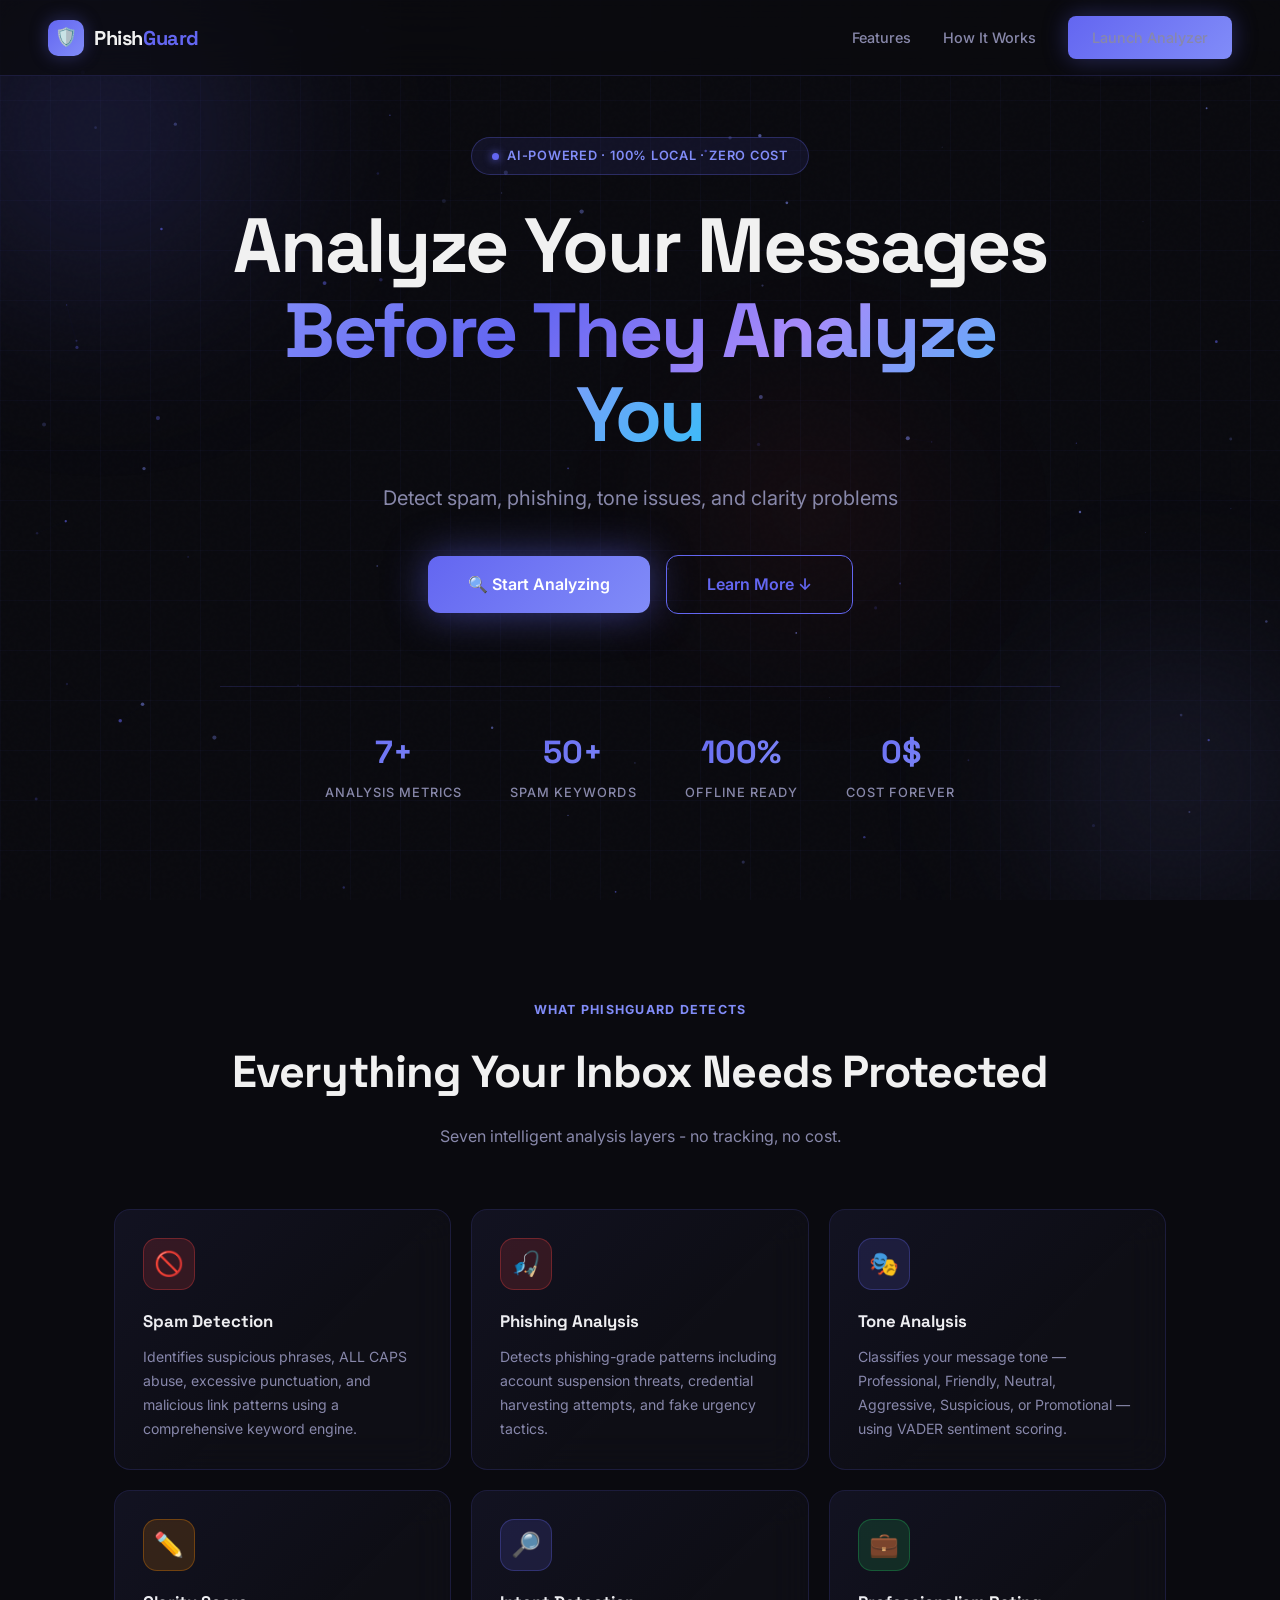
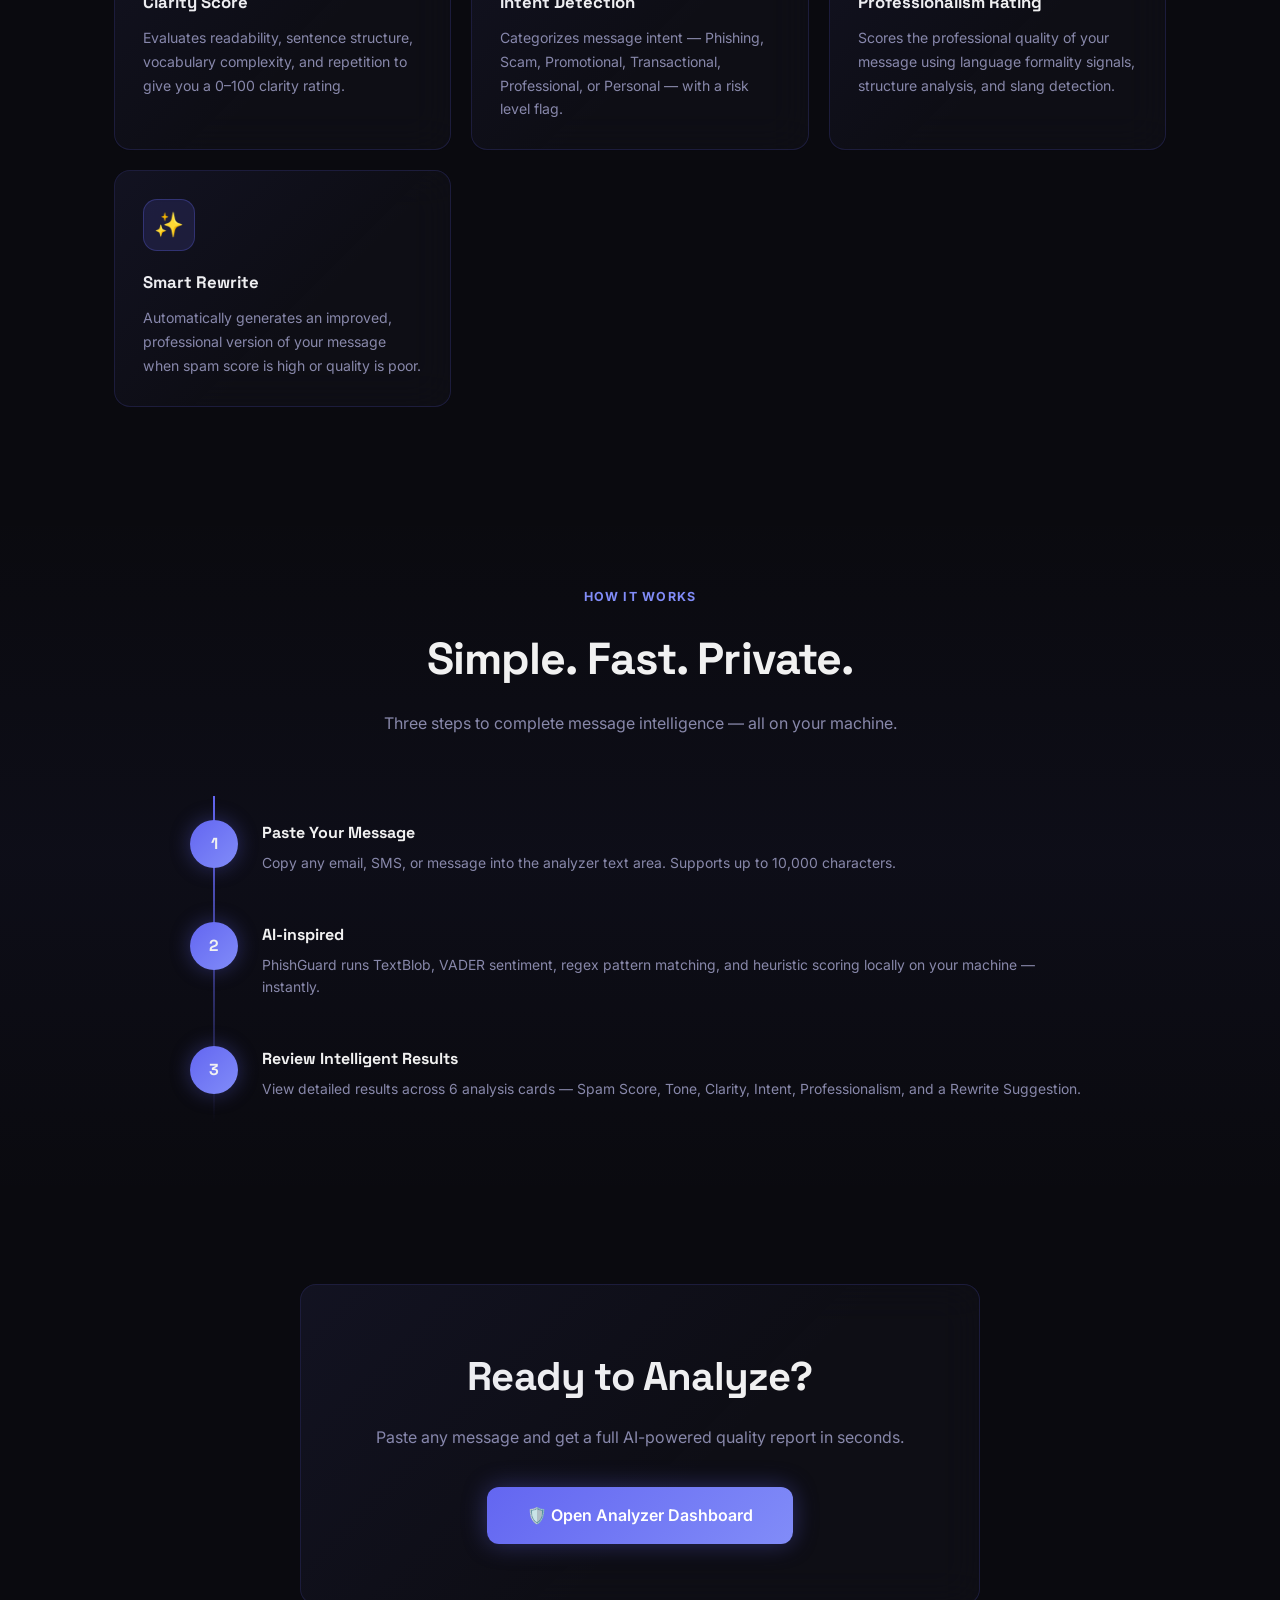
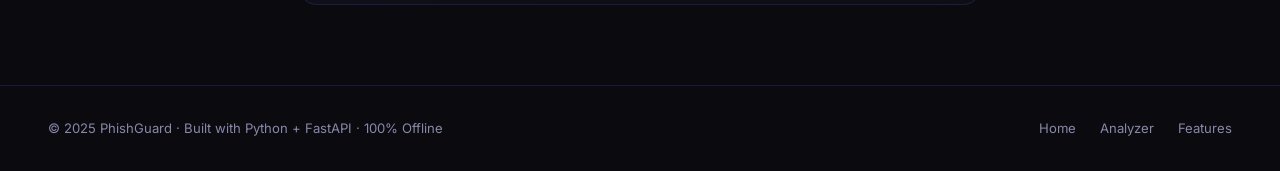
<file: templates/index.html>
<!DOCTYPE html>
<html lang="en">

<head>
  <meta charset="UTF-8" />
  <meta name="viewport" content="width=device-width, initial-scale=1.0" />
  <title>PhishGuard – AI-Powered Email & Message Quality Analyzer</title>
  <meta name="description"
    content="Detect spam, phishing, tone issues, and clarity problems in your emails and messages ." />
  <link rel="stylesheet" href="/static/css/global.css" />
  <link rel="stylesheet" href="/static/css/landing.css" />
  <link rel="icon"
    href="data:image/svg+xml,<svg xmlns='http://www.w3.org/2000/svg' viewBox='0 0 100 100'><text y='.9em' font-size='90'>🛡️</text></svg>" />
</head>

<body>

  <!-- ── Navigation ── -->
  <nav class="nav" id="mainNav">
    <a href="/" class="nav-logo" aria-label="PhishGuard Home">
      <div class="nav-logo-icon">🛡️</div>
      <span class="nav-logo-text">Phish<span>Guard</span></span>
    </a>
    <div class="nav-links">
      <a href="#features">Features</a>
      <a href="#how-it-works">How It Works</a>
      <a href="/analyzer" class="btn btn-primary" id="navCta">Launch Analyzer</a>
    </div>
  </nav>

  <!-- ── Hero Section ── -->
  <section class="hero" id="hero">
    <div class="grid-bg"></div>
    <canvas id="particles-canvas" style="position:absolute;inset:0;width:100%;height:100%;"></canvas>

    <div class="orb hero-orb-1"></div>
    <div class="orb hero-orb-2"></div>
    <div class="orb hero-orb-3"></div>

    <div class="hero-content">
      <div class="hero-badge">
        <span class="hero-badge-dot"></span>
        AI-Powered · 100% Local · Zero Cost
      </div>

      <h1>
        Analyze Your Messages<br />
        <span class="gradient-text">Before They Analyze You</span>
      </h1>

      <p class="hero-sub">
        Detect spam, phishing, tone issues, and clarity problems
      </p>

      <div class="hero-cta-wrap">
        <a href="/analyzer" class="btn btn-primary btn-lg btn-hero" id="heroCtaBtn">
          🔍 Start Analyzing
        </a>
        <a href="#features" class="btn btn-outline btn-lg" id="learnMoreBtn">
          Learn More ↓
        </a>
      </div>

      <!-- Stats Strip -->
      <div class="stats-strip">
        <div class="stat-item">
          <div class="stat-value" data-target="7" data-suffix="+" id="statAnalysis">7+</div>
          <div class="stat-label">Analysis Metrics</div>
        </div>
        <div class="stat-item">
          <div class="stat-value" data-target="50" data-suffix="+" id="statKeywords">50+</div>
          <div class="stat-label">Spam Keywords</div>
        </div>
        <div class="stat-item">
          <div class="stat-value" data-target="100" data-suffix="%" id="statOffline">100%</div>
          <div class="stat-label">Offline Ready</div>
        </div>
        <div class="stat-item">
          <div class="stat-value" data-target="0" data-suffix="$" id="statCost">0$</div>
          <div class="stat-label">Cost Forever</div>
        </div>
      </div>
    </div>
  </section>

  <!-- ── Features Section ── -->
  <section class="features-section" id="features">
    <p class="section-label">What PhishGuard Detects</p>
    <h2 class="section-title">Everything Your Inbox Needs Protected</h2>
    <p class="section-sub">
      Seven intelligent analysis layers - no tracking, no cost.
    </p>

    <div class="features-grid">

      <div class="glass-card feature-card" id="featureSpam">
        <div class="feature-icon feature-icon-danger">🚫</div>
        <h3>Spam Detection</h3>
        <p>Identifies suspicious phrases, ALL CAPS abuse, excessive punctuation, and malicious link patterns using a
          comprehensive keyword engine.</p>
      </div>

      <div class="glass-card feature-card" id="featurePhishing">
        <div class="feature-icon feature-icon-danger">🎣</div>
        <h3>Phishing Analysis</h3>
        <p>Detects phishing-grade patterns including account suspension threats, credential harvesting attempts, and
          fake urgency tactics.</p>
      </div>

      <div class="glass-card feature-card" id="featureTone">
        <div class="feature-icon feature-icon-primary">🎭</div>
        <h3>Tone Analysis</h3>
        <p>Classifies your message tone — Professional, Friendly, Neutral, Aggressive, Suspicious, or Promotional —
          using VADER sentiment scoring.</p>
      </div>

      <div class="glass-card feature-card" id="featureClarity">
        <div class="feature-icon feature-icon-warning">✏️</div>
        <h3>Clarity Score</h3>
        <p>Evaluates readability, sentence structure, vocabulary complexity, and repetition to give you a 0–100 clarity
          rating.</p>
      </div>

      <div class="glass-card feature-card" id="featureIntent">
        <div class="feature-icon feature-icon-primary">🔎</div>
        <h3>Intent Detection</h3>
        <p>Categorizes message intent — Phishing, Scam, Promotional, Transactional, Professional, or Personal — with a
          risk level flag.</p>
      </div>

      <div class="glass-card feature-card" id="featureProf">
        <div class="feature-icon feature-icon-success">💼</div>
        <h3>Professionalism Rating</h3>
        <p>Scores the professional quality of your message using language formality signals, structure analysis, and
          slang detection.</p>
      </div>

      <div class="glass-card feature-card" id="featureRewrite">
        <div class="feature-icon feature-icon-primary">✨</div>
        <h3>Smart Rewrite</h3>
        <p>Automatically generates an improved, professional version of your message when spam score is high or quality
          is poor.</p>
      </div>

    </div>
  </section>

  <!-- ── How It Works ── -->
  <section class="how-section" id="how-it-works">
    <div class="how-inner">
      <p class="section-label">How It Works</p>
      <h2 class="section-title">Simple. Fast. Private.</h2>
      <p class="section-sub">Three steps to complete message intelligence — all on your machine.</p>

      <div class="steps">
        <div class="step" id="step1">
          <div class="step-num">1</div>
          <div class="step-content">
            <h4>Paste Your Message</h4>
            <p>Copy any email, SMS, or message into the analyzer text area. Supports up to 10,000 characters.</p>
          </div>
        </div>
        <div class="step" id="step2">
          <div class="step-num">2</div>
          <div class="step-content">
            <h4>AI-inspired</h4>
            <p>PhishGuard runs TextBlob, VADER sentiment, regex pattern matching, and heuristic scoring locally on your
              machine — instantly.</p>
          </div>
        </div>
        <div class="step" id="step3">
          <div class="step-num">3</div>
          <div class="step-content">
            <h4>Review Intelligent Results</h4>
            <p>View detailed results across 6 analysis cards — Spam Score, Tone, Clarity, Intent, Professionalism, and a
              Rewrite Suggestion.</p>
          </div>
        </div>
      </div>
    </div>
  </section>

  <!-- ── CTA Banner ── -->
  <section class="cta-banner" id="ctaBanner">
    <div class="glass-card cta-inner" id="ctaInner">
      <h2>Ready to Analyze?</h2>
      <p>Paste any message and get a full AI-powered quality report in seconds.</p>
      <a href="/analyzer" class="btn btn-primary btn-lg" id="ctaAnalyzeBtn">
        🛡️ Open Analyzer Dashboard
      </a>
    </div>
  </section>

  <!-- ── Footer ── -->
  <footer class="footer">
    <div class="footer-copy">
      © 2025 PhishGuard · Built with Python + FastAPI · 100% Offline
    </div>
    <div class="footer-links">
      <a href="/">Home</a>
      <a href="/analyzer">Analyzer</a>
      <a href="#features">Features</a>
    </div>
  </footer>

  <script src="/static/js/landing.js"></script>
</body>

</html>
</file>
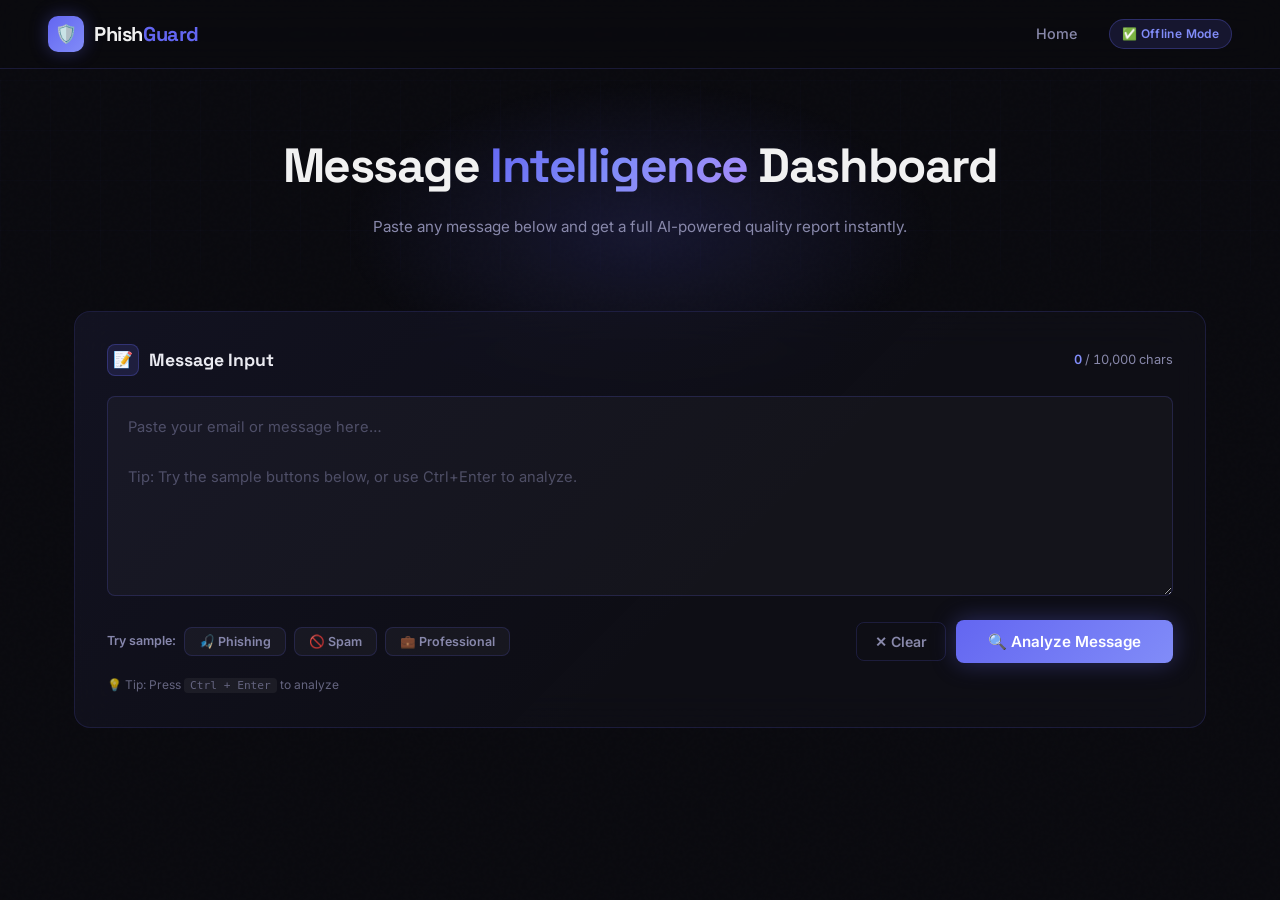
<file: templates/analyzer.html>
<!DOCTYPE html>
<html lang="en">

<head>
  <meta charset="UTF-8" />
  <meta name="viewport" content="width=device-width, initial-scale=1.0" />
  <title>Analyzer – PhishGuard</title>
  <meta name="description"
    content="Analyze your emails and messages for spam, phishing, tone, clarity, and professionalism using PhishGuard." />
  <link rel="stylesheet" href="/static/css/global.css" />
  <link rel="stylesheet" href="/static/css/analyzer.css" />
  <link rel="icon"
    href="data:image/svg+xml,<svg xmlns='http://www.w3.org/2000/svg' viewBox='0 0 100 100'><text y='.9em' font-size='90'>🛡️</text></svg>" />
</head>

<body>

  <!-- ── Navigation ── -->
  <nav class="nav">
    <a href="/" class="nav-logo" aria-label="PhishGuard Home">
      <div class="nav-logo-icon">🛡️</div>
      <span class="nav-logo-text">Phish<span>Guard</span></span>
    </a>
    <div class="nav-links">
      <a href="/">Home</a>
      <a href="#features-section" style="display:none"></a>
      <span class="badge badge-primary" style="font-size:0.75rem;">✅ Offline Mode</span>
    </div>
  </nav>

  <!-- ── Analyzer Page ── -->
  <div class="analyzer-page">

    <!-- Hero Header -->
    <div class="analyzer-hero">
      <div class="analyzer-hero-orb"></div>
      <div class="grid-bg" style="position:absolute;inset:0;opacity:0.5;"></div>
      <div style="position:relative;z-index:1;padding-bottom:32px;">
        <h1 class="analyzer-title">Message <span>Intelligence</span> Dashboard</h1>
        <p class="analyzer-subtitle">Paste any message below and get a full AI-powered quality report instantly.</p>
      </div>
    </div>

    <!-- Main Content -->
    <main class="analyzer-main">

      <!-- ── Input Panel ── -->
      <div class="glass-card input-panel" id="inputPanel">
        <div class="input-panel-header">
          <h2>
            <span class="panel-icon">📝</span>
            Message Input
          </h2>
          <div class="char-counter">
            <span id="charCount">0</span> / 10,000 chars
          </div>
        </div>

        <textarea id="messageInput" class="message-textarea"
          placeholder="Paste your email or message here…&#10;&#10;Tip: Try the sample buttons below, or use Ctrl+Enter to analyze."
          aria-label="Message input area" maxlength="10000" spellcheck="false"></textarea>

        <div class="textarea-toolbar">
          <div class="sample-btns">
            <span style="font-size:0.78rem;color:var(--muted);font-weight:600;align-self:center;">Try sample:</span>
            <button class="sample-btn" data-sample="phishing" id="samplePhishing">🎣 Phishing</button>
            <button class="sample-btn" data-sample="spam" id="sampleSpam">🚫 Spam</button>
            <button class="sample-btn" data-sample="professional" id="samplePro">💼 Professional</button>
          </div>
          <div class="analyze-actions">
            <button id="clearBtn" aria-label="Clear message">✕ Clear</button>
            <button class="btn btn-primary" id="analyzeBtn" aria-label="Analyze message">
              🔍 Analyze Message
            </button>
          </div>
        </div>

        <p style="font-size:0.75rem;color:var(--muted);margin-top:12px;opacity:0.7;">
          💡 Tip: Press <kbd
            style="background:rgba(255,255,255,0.08);padding:1px 6px;border-radius:4px;font-size:0.7rem;">Ctrl +
            Enter</kbd> to analyze
        </p>
      </div>

      <!-- ── Loading State ── -->
      <div id="loadingState" class="glass-card scan-effect" style="display:none;">
        <div class="spinner"></div>
        <p class="loading-text">Running NLP Analysis…</p>
        <div class="loading-steps" id="loadingSteps"></div>
      </div>

      <!-- ── Results Section ── -->
      <div id="resultsSection">

        <!-- Results Header -->
        <div class="results-header">
          <h2>
            📊 Analysis Results
          </h2>
          <div id="overallRisk" class="overall-risk-badge badge-muted">–</div>
        </div>

        <div class="results-grid">

          <!-- ─────────────── SPAM CARD ─────────────── -->
          <div class="glass-card result-card card-spam" id="spamCard">
            <div class="result-card-header">
              <div class="result-card-title">
                <div class="result-card-icon icon-danger">🚫</div>
                Spam & Phishing Score
              </div>
              <span id="spamRiskBadge" class="badge badge-muted">–</span>
            </div>

            <div class="spam-layout">
              <div class="spam-score-block">
                <div class="spam-score-number" id="spamScoreNum">–</div>
                <div class="spam-score-label">Spam Score</div>
                <div class="progress-wrap" style="width:120px;margin-top:12px;">
                  <div class="progress-bar danger" id="spamBar" style="width:0%"></div>
                </div>
              </div>

              <div class="spam-details">
                <div class="spam-risk-row">
                  <span style="font-size:0.82rem;color:var(--muted);font-weight:500;">Risk Level:</span>
                </div>
                <div class="spam-reasons" id="spamReasons"></div>
              </div>
            </div>

            <div class="keywords-row" id="keywordsRow" style="display:none;">
              <div class="keywords-label">🔑 Suspicious Keywords Detected</div>
              <div id="spamKeywords"></div>
            </div>
          </div>

          <!-- ─────────────── TONE CARD ─────────────── -->
          <div class="glass-card result-card card-tone" id="toneCard">
            <div class="result-card-header">
              <div class="result-card-title">
                <div class="result-card-icon icon-primary">🎭</div>
                Tone Analysis
              </div>
            </div>

            <div class="tone-main">
              <div class="tone-icon-big" id="toneEmoji">–</div>
              <div>
                <div class="tone-name" id="toneName">–</div>
                <div class="tone-desc" id="toneDesc">–</div>
              </div>
            </div>

            <div class="sentiment-row">
              <span class="sentiment-label-sm">Sentiment:</span>
              <span id="sentimentBadge" class="badge badge-muted">–</span>
            </div>
          </div>

          <!-- ─────────────── INTENT CARD ─────────────── -->
          <div class="glass-card result-card card-intent" id="intentCard">
            <div class="result-card-header">
              <div class="result-card-title">
                <div class="result-card-icon icon-warning">🔎</div>
                Intent Detection
              </div>
              <span id="intentRisk" class="badge badge-muted">–</span>
            </div>

            <div class="intent-primary">
              <div class="intent-icon-xl" id="intentIcon">📧</div>
              <div>
                <div class="intent-name" id="intentName">–</div>
                <div class="intent-sub-label">Primary detected intent</div>
              </div>
            </div>

            <div class="secondary-intents" id="secondaryIntentsWrap" style="display:none;">
              <div class="secondary-intents-label">Also Detected:</div>
              <div class="secondary-intents-list" id="secondaryIntents"></div>
            </div>
          </div>

          <!-- ─────────────── CLARITY CARD ─────────────── -->
          <div class="glass-card result-card card-clarity" id="clarityCard">
            <div class="result-card-header">
              <div class="result-card-title">
                <div class="result-card-icon icon-warning">✏️</div>
                Clarity Score
              </div>
            </div>

            <div class="score-display">
              <div class="score-num-big" id="clarityScoreNum">–</div>
              <div class="score-meta">
                <div class="score-meta-label">Rating</div>
                <div class="score-meta-rating" id="clarityLabel">–</div>
                <div class="progress-wrap" style="margin-top:8px;">
                  <div class="progress-bar success" id="clarityBar" style="width:0%"></div>
                </div>
              </div>
            </div>

            <div class="score-issues" id="clarityIssues"></div>

            <div class="stats-mini-grid">
              <div class="stats-mini-item">
                <div class="stats-mini-val" id="statWords">–</div>
                <div class="stats-mini-key">Words</div>
              </div>
              <div class="stats-mini-item">
                <div class="stats-mini-val" id="statSents">–</div>
                <div class="stats-mini-key">Sentences</div>
              </div>
              <div class="stats-mini-item">
                <div class="stats-mini-val" id="statAvgW">–</div>
                <div class="stats-mini-key">Avg Words/Sent</div>
              </div>
              <div class="stats-mini-item">
                <div class="stats-mini-val" id="statAvgWl">–</div>
                <div class="stats-mini-key">Avg Word Len</div>
              </div>
            </div>
          </div>

          <!-- ─────────────── PROFESSIONALISM CARD ─────────────── -->
          <div class="glass-card result-card card-prof" id="profCard">
            <div class="result-card-header">
              <div class="result-card-title">
                <div class="result-card-icon icon-success">💼</div>
                Professionalism
              </div>
            </div>

            <div class="score-display">
              <div class="score-num-big" id="profScoreNum">–</div>
              <div class="score-meta">
                <div class="score-meta-label">Rating</div>
                <div class="score-meta-rating" id="profLabel">–</div>
                <div class="progress-wrap" style="margin-top:8px;">
                  <div class="progress-bar success" id="profBar" style="width:0%"></div>
                </div>
              </div>
            </div>

            <div class="score-issues" id="profNotes"></div>
          </div>

          <!-- ─────────────── REWRITE CARD ─────────────── -->
          <div class="glass-card result-card card-rewrite" id="rewriteCard">
            <div class="result-card-header">
              <div class="result-card-title">
                <div class="result-card-icon icon-primary">✨</div>
                AI Rewrite Suggestion
              </div>
            </div>
            <div id="rewriteContent">
              <!-- Populated by JS -->
            </div>
          </div>

        </div><!-- /results-grid -->

        <!-- Analyze Again -->
        <div class="analyze-again-wrap">
          <button class="btn btn-outline" id="analyzeAgainBtn">
            ← Analyze Another Message
          </button>
        </div>

      </div><!-- /resultsSection -->

    </main>
  </div>

  <!-- ── Error Toast ── -->
  <div id="errorToast" role="alert" aria-live="assertive">
    <span>⚠️</span>
    <span id="errorMsg">An error occurred.</span>
  </div>

  <script src="/static/js/analyzer.js"></script>
</body>

</html>
</file>
<file: static/css/global.css>
/* ─────────────────────────────────────────────────────
   PhishGuard – Global Stylesheet
   ───────────────────────────────────────────────────── */

@import url('https://fonts.googleapis.com/css2?family=Inter:wght@300;400;500;600;700;800;900&family=Space+Grotesk:wght@400;500;600;700&display=swap');

/* ── CSS Variables ── */
:root {
  --bg:          #0A0A0F;
  --bg2:         #0E0E16;
  --card:        #12121A;
  --card2:       #1A1A26;
  --border:      rgba(99,102,241,0.18);
  --primary:     #6366F1;
  --primary-g:   #818CF8;
  --danger:      #FF4444;
  --warning:     #FF8C00;
  --success:     #22C55E;
  --text:        #F1F1F1;
  --muted:       #8888AA;
  --glow:        rgba(99,102,241,0.35);
  --glow-danger: rgba(255,68,68,0.35);
  --glow-warn:   rgba(255,140,0,0.35);
  --glow-ok:     rgba(34,197,94,0.35);
  --radius:      16px;
  --radius-sm:   8px;
  --transition:  0.3s cubic-bezier(0.4,0,0.2,1);
}

/* ── Reset ── */
*, *::before, *::after { box-sizing: border-box; margin: 0; padding: 0; }

html { scroll-behavior: smooth; }

body {
  font-family: 'Inter', sans-serif;
  background: var(--bg);
  color: var(--text);
  line-height: 1.6;
  overflow-x: hidden;
  min-height: 100vh;
}

/* ── Scrollbar ── */
::-webkit-scrollbar { width: 6px; }
::-webkit-scrollbar-track { background: var(--bg2); }
::-webkit-scrollbar-thumb { background: var(--primary); border-radius: 4px; }

/* ── Utility ── */
.hidden { display: none !important; }

/* ── Noise texture overlay ── */
body::before {
  content: '';
  position: fixed;
  inset: 0;
  background-image: url("data:image/svg+xml,%3Csvg viewBox='0 0 256 256' xmlns='http://www.w3.org/2000/svg'%3E%3Cfilter id='noise'%3E%3CfeTurbulence type='fractalNoise' baseFrequency='0.9' numOctaves='4' stitchTiles='stitch'/%3E%3C/filter%3E%3Crect width='100%25' height='100%25' filter='url(%23noise)' opacity='0.03'/%3E%3C/svg%3E");
  pointer-events: none;
  z-index: 0;
  opacity: 0.4;
}

/* ── Nav ── */
.nav {
  position: fixed;
  top: 0; left: 0; right: 0;
  z-index: 100;
  padding: 16px 48px;
  display: flex;
  align-items: center;
  justify-content: space-between;
  background: rgba(10,10,15,0.7);
  backdrop-filter: blur(20px);
  border-bottom: 1px solid var(--border);
}

.nav-logo {
  display: flex;
  align-items: center;
  gap: 10px;
  text-decoration: none;
}

.nav-logo-icon {
  width: 36px; height: 36px;
  background: linear-gradient(135deg, var(--primary), #818CF8);
  border-radius: 10px;
  display: flex;
  align-items: center;
  justify-content: center;
  font-size: 18px;
  box-shadow: 0 0 18px var(--glow);
}

.nav-logo-text {
  font-family: 'Space Grotesk', sans-serif;
  font-size: 1.25rem;
  font-weight: 700;
  color: var(--text);
  letter-spacing: -0.02em;
}

.nav-logo-text span { color: var(--primary); }

.nav-links { display: flex; align-items: center; gap: 32px; }

.nav-links a {
  color: var(--muted);
  text-decoration: none;
  font-size: 0.9rem;
  font-weight: 500;
  transition: color var(--transition);
}

.nav-links a:hover { color: var(--text); }

.btn {
  display: inline-flex;
  align-items: center;
  justify-content: center;
  gap: 8px;
  padding: 10px 24px;
  border-radius: var(--radius-sm);
  font-size: 0.9rem;
  font-weight: 600;
  cursor: pointer;
  text-decoration: none;
  border: none;
  transition: all var(--transition);
  position: relative;
  overflow: hidden;
  font-family: 'Inter', sans-serif;
}

.btn-primary {
  background: linear-gradient(135deg, var(--primary), var(--primary-g));
  color: #fff;
  box-shadow: 0 0 24px var(--glow);
}

.btn-primary:hover {
  transform: translateY(-2px);
  box-shadow: 0 0 40px var(--glow), 0 8px 24px rgba(99,102,241,0.3);
}

.btn-primary::after {
  content: '';
  position: absolute;
  inset: 0;
  background: linear-gradient(135deg, rgba(255,255,255,0.15), transparent);
  opacity: 0;
  transition: opacity var(--transition);
}

.btn-primary:hover::after { opacity: 1; }

.btn-outline {
  background: transparent;
  color: var(--primary);
  border: 1px solid var(--primary);
}

.btn-outline:hover {
  background: var(--primary);
  color: #fff;
  box-shadow: 0 0 24px var(--glow);
}

/* ── Glass Card ── */
.glass-card {
  background: rgba(18,18,26,0.6);
  border: 1px solid var(--border);
  border-radius: var(--radius);
  backdrop-filter: blur(20px);
  -webkit-backdrop-filter: blur(20px);
  position: relative;
  overflow: hidden;
  transition: transform var(--transition), box-shadow var(--transition);
}

.glass-card::before {
  content: '';
  position: absolute;
  inset: 0;
  background: linear-gradient(135deg, rgba(99,102,241,0.06) 0%, transparent 60%);
  pointer-events: none;
}

.glass-card:hover {
  transform: translateY(-3px);
  box-shadow: 0 8px 32px rgba(99,102,241,0.15);
}

/* ── Progress Bar ── */
.progress-wrap {
  width: 100%;
  height: 8px;
  background: rgba(255,255,255,0.07);
  border-radius: 99px;
  overflow: hidden;
  margin-top: 8px;
}

.progress-bar {
  height: 100%;
  border-radius: 99px;
  width: 0%;
  transition: width 1.2s cubic-bezier(0.34,1.56,0.64,1);
}

.progress-bar.danger  { background: linear-gradient(90deg, #FF4444, #FF8C00); box-shadow: 0 0 12px var(--glow-danger); }
.progress-bar.warning { background: linear-gradient(90deg, #FF8C00, #FFD700); box-shadow: 0 0 12px var(--glow-warn); }
.progress-bar.success { background: linear-gradient(90deg, #22C55E, #4ADE80); box-shadow: 0 0 12px var(--glow-ok); }
.progress-bar.primary { background: linear-gradient(90deg, var(--primary), var(--primary-g)); box-shadow: 0 0 12px var(--glow); }

/* ── Badge ── */
.badge {
  display: inline-flex;
  align-items: center;
  gap: 4px;
  padding: 4px 12px;
  border-radius: 99px;
  font-size: 0.75rem;
  font-weight: 600;
  letter-spacing: 0.03em;
}

.badge-danger  { background: rgba(255,68,68,0.15);  color: #FF4444; border: 1px solid rgba(255,68,68,0.3); }
.badge-warning { background: rgba(255,140,0,0.15); color: #FF8C00; border: 1px solid rgba(255,140,0,0.3); }
.badge-success { background: rgba(34,197,94,0.15); color: #22C55E; border: 1px solid rgba(34,197,94,0.3); }
.badge-primary { background: rgba(99,102,241,0.15); color: var(--primary-g); border: 1px solid rgba(99,102,241,0.3); }
.badge-muted   { background: rgba(136,136,170,0.15); color: var(--muted); border: 1px solid rgba(136,136,170,0.3); }

/* ── Score Ring ── */
.score-ring-wrap {
  display: flex;
  flex-direction: column;
  align-items: center;
  gap: 6px;
}

.score-ring {
  position: relative;
  width: 90px;
  height: 90px;
}

.score-ring svg {
  transform: rotate(-90deg);
  width: 90px;
  height: 90px;
}

.score-ring-bg {
  fill: none;
  stroke: rgba(255,255,255,0.06);
  stroke-width: 7;
}

.score-ring-fill {
  fill: none;
  stroke-width: 7;
  stroke-linecap: round;
  stroke-dasharray: 226;
  stroke-dashoffset: 226;
  transition: stroke-dashoffset 1.4s cubic-bezier(0.34,1.56,0.64,1);
}

.score-ring-text {
  position: absolute;
  inset: 0;
  display: flex;
  flex-direction: column;
  align-items: center;
  justify-content: center;
  font-size: 1.3rem;
  font-weight: 800;
  font-family: 'Space Grotesk', sans-serif;
}

.score-ring-label {
  font-size: 0.7rem;
  color: var(--muted);
  font-weight: 500;
  text-transform: uppercase;
  letter-spacing: 0.08em;
}

/* ── Glow Orbs ── */
.orb {
  position: absolute;
  border-radius: 50%;
  filter: blur(80px);
  pointer-events: none;
  animation: orb-float 8s ease-in-out infinite;
}

@keyframes orb-float {
  0%, 100% { transform: translateY(0) scale(1); }
  50%       { transform: translateY(-30px) scale(1.08); }
}

/* ── Animated Grid ── */
.grid-bg {
  position: absolute;
  inset: 0;
  background-image:
    linear-gradient(rgba(99,102,241,0.04) 1px, transparent 1px),
    linear-gradient(90deg, rgba(99,102,241,0.04) 1px, transparent 1px);
  background-size: 50px 50px;
  animation: grid-drift 20s linear infinite;
  pointer-events: none;
}

@keyframes grid-drift {
  0%   { background-position: 0 0, 0 0; }
  100% { background-position: 50px 50px, 50px 50px; }
}

/* ── Particles (JS driven) ── */
#particles-canvas {
  position: absolute;
  inset: 0;
  pointer-events: none;
  z-index: 0;
}

/* ── Keyword Pill ── */
.kw-pill {
  display: inline-block;
  padding: 3px 10px;
  border-radius: 99px;
  font-size: 0.75rem;
  font-weight: 500;
  background: rgba(255,68,68,0.12);
  color: #FF7777;
  border: 1px solid rgba(255,68,68,0.25);
  margin: 3px 2px;
}

/* ── Tone Tag ── */
.tone-tag {
  display: inline-flex;
  align-items: center;
  gap: 6px;
  padding: 6px 14px;
  border-radius: 99px;
  font-size: 0.82rem;
  font-weight: 600;
}

/* ── Loading Spinner ── */
.spinner {
  width: 40px; height: 40px;
  border: 3px solid rgba(99,102,241,0.15);
  border-top-color: var(--primary);
  border-radius: 50%;
  animation: spin 0.8s linear infinite;
}

@keyframes spin {
  to { transform: rotate(360deg); }
}

/* ── Pulse glow ── */
@keyframes pulse-glow {
  0%, 100% { box-shadow: 0 0 20px var(--glow); }
  50%       { box-shadow: 0 0 50px var(--glow), 0 0 80px rgba(99,102,241,0.2); }
}

/* ── Fade-in ── */
@keyframes fade-up {
  from { opacity: 0; transform: translateY(24px); }
  to   { opacity: 1; transform: translateY(0); }
}

.fade-up { animation: fade-up 0.6s ease forwards; }

/* ── Responsive ── */
@media (max-width: 768px) {
  .nav { padding: 14px 20px; }
  .nav-links { display: none; }
}
</file>
<file: static/css/landing.css>
/* ─────────────────────────────────────────────────────
   PhishGuard – Landing Page Styles
   ───────────────────────────────────────────────────── */

/* ── Hero ── */
.hero {
  position: relative;
  min-height: 100vh;
  display: flex;
  align-items: center;
  justify-content: center;
  overflow: hidden;
  padding: 120px 24px 80px;
}

.hero-orb-1 {
  width: 500px; height: 500px;
  background: radial-gradient(circle, rgba(99,102,241,0.22) 0%, transparent 70%);
  top: -120px; left: -150px;
  animation-delay: 0s;
}

.hero-orb-2 {
  width: 400px; height: 400px;
  background: radial-gradient(circle, rgba(129,140,248,0.15) 0%, transparent 70%);
  bottom: -80px; right: -100px;
  animation-delay: 3s;
}

.hero-orb-3 {
  width: 300px; height: 300px;
  background: radial-gradient(circle, rgba(255,68,68,0.1) 0%, transparent 70%);
  top: 40%; right: 25%;
  animation-delay: 6s;
}

.hero-content {
  position: relative;
  z-index: 2;
  max-width: 840px;
  text-align: center;
  animation: fade-up 0.8s ease forwards;
}

.hero-badge {
  display: inline-flex;
  align-items: center;
  gap: 8px;
  padding: 8px 20px;
  background: rgba(99,102,241,0.1);
  border: 1px solid rgba(99,102,241,0.3);
  border-radius: 99px;
  font-size: 0.8rem;
  font-weight: 600;
  color: var(--primary-g);
  letter-spacing: 0.06em;
  text-transform: uppercase;
  margin-bottom: 28px;
  animation: pulse-glow 3s ease infinite;
}

.hero-badge-dot {
  width: 7px; height: 7px;
  border-radius: 50%;
  background: var(--primary);
  box-shadow: 0 0 8px var(--primary);
  animation: blink 1.5s ease infinite;
}

@keyframes blink {
  0%, 100% { opacity: 1; }
  50%       { opacity: 0.3; }
}

.hero h1 {
  font-family: 'Space Grotesk', sans-serif;
  font-size: clamp(2.4rem, 6vw, 5rem);
  font-weight: 800;
  line-height: 1.1;
  letter-spacing: -0.03em;
  margin-bottom: 24px;
}

.hero h1 .gradient-text {
  background: linear-gradient(135deg, #818CF8 0%, #6366F1 30%, #A78BFA 60%, #38BDF8 100%);
  -webkit-background-clip: text;
  -webkit-text-fill-color: transparent;
  background-clip: text;
}

.hero-sub {
  font-size: clamp(1rem, 2.5vw, 1.25rem);
  color: var(--muted);
  max-width: 560px;
  margin: 0 auto 40px;
  line-height: 1.7;
  font-weight: 400;
}

.hero-cta-wrap {
  display: flex;
  align-items: center;
  justify-content: center;
  gap: 16px;
  flex-wrap: wrap;
}

.btn-lg {
  padding: 16px 40px;
  font-size: 1rem;
  border-radius: 12px;
}

.btn-hero {
  background: linear-gradient(135deg, var(--primary), #818CF8, #A78BFA);
  background-size: 200% 200%;
  animation: gradient-shift 4s ease infinite;
  box-shadow: 0 0 40px rgba(99,102,241,0.5);
}

.btn-hero:hover {
  transform: translateY(-3px) scale(1.02);
  box-shadow: 0 0 60px rgba(99,102,241,0.7), 0 12px 32px rgba(99,102,241,0.3);
}

@keyframes gradient-shift {
  0%   { background-position: 0% 50%; }
  50%  { background-position: 100% 50%; }
  100% { background-position: 0% 50%; }
}

/* ── Stats Strip ── */
.stats-strip {
  display: flex;
  align-items: center;
  justify-content: center;
  gap: 48px;
  margin-top: 72px;
  padding-top: 40px;
  border-top: 1px solid var(--border);
  flex-wrap: wrap;
}

.stat-item { text-align: center; }

.stat-value {
  font-family: 'Space Grotesk', sans-serif;
  font-size: 2rem;
  font-weight: 800;
  background: linear-gradient(135deg, var(--primary), var(--primary-g));
  -webkit-background-clip: text;
  -webkit-text-fill-color: transparent;
  background-clip: text;
}

.stat-label {
  font-size: 0.8rem;
  color: var(--muted);
  font-weight: 500;
  text-transform: uppercase;
  letter-spacing: 0.08em;
  margin-top: 4px;
}

/* ── Features ── */
.features-section {
  padding: 100px 24px;
  max-width: 1100px;
  margin: 0 auto;
}

.section-label {
  text-align: center;
  font-size: 0.78rem;
  font-weight: 700;
  color: var(--primary-g);
  letter-spacing: 0.1em;
  text-transform: uppercase;
  margin-bottom: 16px;
}

.section-title {
  font-family: 'Space Grotesk', sans-serif;
  font-size: clamp(1.8rem, 4vw, 2.8rem);
  font-weight: 700;
  text-align: center;
  margin-bottom: 16px;
  letter-spacing: -0.02em;
}

.section-sub {
  text-align: center;
  color: var(--muted);
  font-size: 1rem;
  max-width: 520px;
  margin: 0 auto 60px;
}

.features-grid {
  display: grid;
  grid-template-columns: repeat(auto-fit, minmax(300px, 1fr));
  gap: 20px;
}

.feature-card {
  padding: 28px;
}

.feature-icon {
  width: 52px; height: 52px;
  border-radius: 14px;
  display: flex;
  align-items: center;
  justify-content: center;
  font-size: 24px;
  margin-bottom: 18px;
  position: relative;
}

.feature-icon-primary { background: rgba(99,102,241,0.15); border: 1px solid rgba(99,102,241,0.3); }
.feature-icon-danger  { background: rgba(255,68,68,0.15);  border: 1px solid rgba(255,68,68,0.3);  }
.feature-icon-warning { background: rgba(255,140,0,0.15);  border: 1px solid rgba(255,140,0,0.3);  }
.feature-icon-success { background: rgba(34,197,94,0.15);  border: 1px solid rgba(34,197,94,0.3);  }

.feature-card h3 {
  font-size: 1.05rem;
  font-weight: 700;
  margin-bottom: 10px;
  font-family: 'Space Grotesk', sans-serif;
}

.feature-card p {
  font-size: 0.88rem;
  color: var(--muted);
  line-height: 1.7;
}

/* ── How It Works ── */
.how-section {
  padding: 80px 24px;
  background: linear-gradient(180deg, transparent, rgba(99,102,241,0.04), transparent);
}

.how-inner {
  max-width: 900px;
  margin: 0 auto;
}

.steps {
  display: flex;
  flex-direction: column;
  gap: 0;
  position: relative;
  margin-top: 48px;
}

.steps::before {
  content: '';
  position: absolute;
  left: 23px;
  top: 0; bottom: 0;
  width: 2px;
  background: linear-gradient(180deg, var(--primary), transparent);
}

.step {
  display: flex;
  align-items: flex-start;
  gap: 24px;
  padding: 24px 0;
}

.step-num {
  width: 48px; height: 48px;
  min-width: 48px;
  border-radius: 50%;
  background: linear-gradient(135deg, var(--primary), var(--primary-g));
  display: flex;
  align-items: center;
  justify-content: center;
  font-weight: 800;
  font-size: 1rem;
  font-family: 'Space Grotesk', sans-serif;
  box-shadow: 0 0 20px var(--glow);
  z-index: 1;
}

.step-content h4 {
  font-weight: 700;
  font-size: 1rem;
  margin-bottom: 6px;
  font-family: 'Space Grotesk', sans-serif;
}

.step-content p {
  font-size: 0.87rem;
  color: var(--muted);
  line-height: 1.6;
}

/* ── CTA Banner ── */
.cta-banner {
  padding: 80px 24px;
  text-align: center;
}

.cta-inner {
  max-width: 680px;
  margin: 0 auto;
  padding: 60px 40px;
}

.cta-inner h2 {
  font-family: 'Space Grotesk', sans-serif;
  font-size: clamp(1.8rem, 4vw, 2.5rem);
  font-weight: 800;
  margin-bottom: 16px;
  letter-spacing: -0.02em;
}

.cta-inner p {
  color: var(--muted);
  margin-bottom: 36px;
  font-size: 1rem;
}

/* ── Footer ── */
.footer {
  border-top: 1px solid var(--border);
  padding: 32px 48px;
  display: flex;
  align-items: center;
  justify-content: space-between;
  flex-wrap: wrap;
  gap: 16px;
}

.footer-copy {
  font-size: 0.82rem;
  color: var(--muted);
}

.footer-links {
  display: flex;
  gap: 24px;
}

.footer-links a {
  font-size: 0.82rem;
  color: var(--muted);
  text-decoration: none;
  transition: color var(--transition);
}

.footer-links a:hover { color: var(--text); }
</file>
<file: static/css/analyzer.css>
/* ─────────────────────────────────────────────────────
   PhishGuard – Analyzer Dashboard Styles
   ───────────────────────────────────────────────────── */

/* ── Page Layout ── */
.analyzer-page {
  min-height: 100vh;
  padding-top: 80px;
}

.analyzer-hero {
  padding: 48px 24px 0;
  text-align: center;
  position: relative;
}

.analyzer-hero-orb {
  position: absolute;
  top: 0; left: 50%;
  transform: translateX(-50%);
  width: 600px; height: 300px;
  background: radial-gradient(ellipse, rgba(99,102,241,0.15) 0%, transparent 70%);
  pointer-events: none;
}

.analyzer-title {
  font-family: 'Space Grotesk', sans-serif;
  font-size: clamp(1.8rem, 4vw, 3rem);
  font-weight: 800;
  letter-spacing: -0.03em;
  margin-bottom: 10px;
}

.analyzer-title span {
  background: linear-gradient(135deg, var(--primary), var(--primary-g), #A78BFA);
  -webkit-background-clip: text;
  -webkit-text-fill-color: transparent;
  background-clip: text;
}

.analyzer-subtitle {
  color: var(--muted);
  font-size: 0.95rem;
  margin-bottom: 0;
}

/* ── Main Content ── */
.analyzer-main {
  max-width: 1180px;
  margin: 0 auto;
  padding: 40px 24px 80px;
}

/* ── Input Panel ── */
.input-panel {
  padding: 32px;
  margin-bottom: 32px;
}

.input-panel-header {
  display: flex;
  align-items: center;
  justify-content: space-between;
  margin-bottom: 20px;
  flex-wrap: wrap;
  gap: 12px;
}

.input-panel-header h2 {
  font-family: 'Space Grotesk', sans-serif;
  font-size: 1.1rem;
  font-weight: 700;
  display: flex;
  align-items: center;
  gap: 10px;
}

.input-panel-header h2 .panel-icon {
  width: 32px; height: 32px;
  background: rgba(99,102,241,0.15);
  border: 1px solid rgba(99,102,241,0.3);
  border-radius: 8px;
  display: flex;
  align-items: center;
  justify-content: center;
  font-size: 16px;
}

.char-counter {
  font-size: 0.8rem;
  color: var(--muted);
  font-variant-numeric: tabular-nums;
}

.char-counter span { color: var(--primary-g); font-weight: 600; }

/* ── Textarea ── */
.message-textarea {
  width: 100%;
  min-height: 200px;
  max-height: 400px;
  background: rgba(255,255,255,0.03);
  border: 1px solid rgba(99,102,241,0.2);
  border-radius: var(--radius-sm);
  color: var(--text);
  font-family: 'Inter', sans-serif;
  font-size: 0.92rem;
  line-height: 1.7;
  padding: 18px 20px;
  resize: vertical;
  outline: none;
  transition: border-color var(--transition), box-shadow var(--transition);
  caret-color: var(--primary);
}

.message-textarea::placeholder {
  color: rgba(136,136,170,0.5);
}

.message-textarea:focus {
  border-color: var(--primary);
  box-shadow: 0 0 0 3px rgba(99,102,241,0.12), 0 0 20px rgba(99,102,241,0.1);
}

/* ── Toolbar ── */
.textarea-toolbar {
  display: flex;
  align-items: center;
  justify-content: space-between;
  margin-top: 16px;
  gap: 12px;
  flex-wrap: wrap;
}

.sample-btns {
  display: flex;
  gap: 8px;
  flex-wrap: wrap;
}

.sample-btn {
  padding: 6px 14px;
  border-radius: var(--radius-sm);
  font-size: 0.78rem;
  font-weight: 600;
  cursor: pointer;
  border: 1px solid var(--border);
  background: rgba(255,255,255,0.04);
  color: var(--muted);
  transition: all var(--transition);
  font-family: 'Inter', sans-serif;
}

.sample-btn:hover {
  border-color: var(--primary);
  color: var(--primary-g);
  background: rgba(99,102,241,0.08);
}

.analyze-actions { display: flex; gap: 10px; align-items: center; }

#clearBtn {
  padding: 10px 18px;
  border-radius: var(--radius-sm);
  font-size: 0.88rem;
  font-weight: 600;
  cursor: pointer;
  border: 1px solid var(--border);
  background: transparent;
  color: var(--muted);
  transition: all var(--transition);
  font-family: 'Inter', sans-serif;
}

#clearBtn:hover {
  border-color: var(--danger);
  color: var(--danger);
}

#analyzeBtn {
  padding: 12px 32px;
  font-size: 0.95rem;
  min-width: 160px;
}

/* ── Loading State ── */
#loadingState {
  display: flex;
  flex-direction: column;
  align-items: center;
  justify-content: center;
  padding: 60px 24px;
  gap: 20px;
}

.loading-text {
  color: var(--muted);
  font-size: 0.9rem;
  font-weight: 500;
}

.loading-steps {
  display: flex;
  flex-direction: column;
  gap: 8px;
  margin-top: 8px;
}

.loading-step {
  display: flex;
  align-items: center;
  gap: 10px;
  font-size: 0.82rem;
  color: var(--muted);
  opacity: 0;
  transform: translateX(-10px);
  transition: all 0.4s ease;
}

.loading-step.active {
  opacity: 1;
  transform: translateX(0);
  color: var(--primary-g);
}

.loading-step .step-dot {
  width: 6px; height: 6px;
  border-radius: 50%;
  background: var(--primary);
  box-shadow: 0 0 8px var(--primary);
}

/* ── Results Grid ── */
#resultsSection { display: none; }

.results-header {
  display: flex;
  align-items: center;
  justify-content: space-between;
  margin-bottom: 24px;
  flex-wrap: wrap;
  gap: 12px;
}

.results-header h2 {
  font-family: 'Space Grotesk', sans-serif;
  font-size: 1.2rem;
  font-weight: 700;
  display: flex;
  align-items: center;
  gap: 8px;
}

.overall-risk-badge {
  padding: 8px 20px;
  border-radius: 99px;
  font-size: 0.85rem;
  font-weight: 700;
  letter-spacing: 0.05em;
  display: flex;
  align-items: center;
  gap: 8px;
}

/* ── Cards Grid ── */
.results-grid {
  display: grid;
  grid-template-columns: repeat(12, 1fr);
  gap: 20px;
}

/* Spam Card: full-width top */
.card-spam     { grid-column: span 12; }
/* Tone + Intent side by side */
.card-tone     { grid-column: span 6; }
.card-intent   { grid-column: span 6; }
/* Clarity + Professionalism side by side */
.card-clarity  { grid-column: span 6; }
.card-prof     { grid-column: span 6; }
/* Rewrite: full width */
.card-rewrite  { grid-column: span 12; }

@media (max-width: 860px) {
  .card-tone, .card-intent,
  .card-clarity, .card-prof { grid-column: span 12; }
}

/* ── Result Card Internals ── */
.result-card { padding: 28px; }

.result-card-header {
  display: flex;
  align-items: center;
  justify-content: space-between;
  margin-bottom: 20px;
}

.result-card-title {
  display: flex;
  align-items: center;
  gap: 10px;
  font-family: 'Space Grotesk', sans-serif;
  font-size: 0.95rem;
  font-weight: 700;
}

.result-card-icon {
  width: 36px; height: 36px;
  border-radius: 10px;
  display: flex;
  align-items: center;
  justify-content: center;
  font-size: 18px;
}

.icon-danger  { background: rgba(255,68,68,0.12);  border: 1px solid rgba(255,68,68,0.25); }
.icon-primary { background: rgba(99,102,241,0.12); border: 1px solid rgba(99,102,241,0.25); }
.icon-warning { background: rgba(255,140,0,0.12);  border: 1px solid rgba(255,140,0,0.25); }
.icon-success { background: rgba(34,197,94,0.12);  border: 1px solid rgba(34,197,94,0.25); }

/* ── Spam Card Layout ── */
.spam-layout {
  display: flex;
  align-items: center;
  gap: 32px;
  flex-wrap: wrap;
}

.spam-score-block { flex-shrink: 0; }

.spam-score-number {
  font-family: 'Space Grotesk', sans-serif;
  font-size: 3.5rem;
  font-weight: 900;
  line-height: 1;
  letter-spacing: -0.03em;
}

.spam-score-label {
  font-size: 0.78rem;
  color: var(--muted);
  text-transform: uppercase;
  letter-spacing: 0.08em;
  margin-top: 4px;
}

.spam-details { flex: 1; min-width: 200px; }

.spam-risk-row {
  display: flex;
  align-items: center;
  gap: 12px;
  margin-bottom: 14px;
}

.spam-reasons { margin-top: 16px; }

.spam-reason-item {
  display: flex;
  align-items: flex-start;
  gap: 8px;
  font-size: 0.83rem;
  color: var(--muted);
  padding: 6px 0;
  border-bottom: 1px solid rgba(255,255,255,0.04);
}

.spam-reason-item:last-child { border-bottom: none; }

.reason-dot {
  width: 6px; height: 6px;
  border-radius: 50%;
  margin-top: 6px;
  flex-shrink: 0;
}

.reason-dot-danger  { background: var(--danger); }
.reason-dot-ok      { background: var(--success); }

.keywords-row { margin-top: 16px; }

.keywords-label {
  font-size: 0.75rem;
  color: var(--muted);
  font-weight: 600;
  text-transform: uppercase;
  letter-spacing: 0.08em;
  margin-bottom: 8px;
}

/* ── Tone Card ── */
.tone-main {
  display: flex;
  align-items: center;
  gap: 16px;
  margin-bottom: 16px;
}

.tone-icon-big {
  font-size: 2.8rem;
  line-height: 1;
}

.tone-name {
  font-family: 'Space Grotesk', sans-serif;
  font-size: 1.6rem;
  font-weight: 800;
  letter-spacing: -0.02em;
}

.tone-desc {
  font-size: 0.83rem;
  color: var(--muted);
  margin-top: 4px;
  line-height: 1.5;
}

.sentiment-row {
  display: flex;
  align-items: center;
  gap: 10px;
  margin-top: 16px;
  padding-top: 16px;
  border-top: 1px solid rgba(255,255,255,0.06);
}

.sentiment-label-sm {
  font-size: 0.78rem;
  color: var(--muted);
  font-weight: 500;
}

/* ── Intent Card ── */
.intent-primary {
  display: flex;
  align-items: center;
  gap: 14px;
  padding: 16px;
  background: rgba(255,255,255,0.03);
  border-radius: var(--radius-sm);
  border: 1px solid var(--border);
  margin-bottom: 16px;
}

.intent-icon-xl { font-size: 2.2rem; }

.intent-name {
  font-family: 'Space Grotesk', sans-serif;
  font-size: 1.3rem;
  font-weight: 700;
}

.intent-sub-label {
  font-size: 0.78rem;
  color: var(--muted);
  margin-top: 2px;
}

.secondary-intents { margin-top: 14px; }

.secondary-intents-label {
  font-size: 0.74rem;
  color: var(--muted);
  text-transform: uppercase;
  letter-spacing: 0.08em;
  font-weight: 600;
  margin-bottom: 8px;
}

.secondary-intents-list {
  display: flex;
  gap: 8px;
  flex-wrap: wrap;
}

/* ── Clarity / Professionalism Card ── */
.score-display {
  display: flex;
  align-items: center;
  gap: 24px;
  margin-bottom: 18px;
}

.score-num-big {
  font-family: 'Space Grotesk', sans-serif;
  font-size: 3rem;
  font-weight: 900;
  line-height: 1;
  letter-spacing: -0.03em;
}

.score-meta { flex: 1; }

.score-meta-label {
  font-size: 0.78rem;
  color: var(--muted);
  text-transform: uppercase;
  letter-spacing: 0.08em;
}

.score-meta-rating {
  font-family: 'Space Grotesk', sans-serif;
  font-size: 1.1rem;
  font-weight: 700;
  margin-top: 2px;
}

.score-issues { margin-top: 14px; }

.score-issue-item {
  display: flex;
  align-items: flex-start;
  gap: 8px;
  font-size: 0.82rem;
  color: var(--muted);
  padding: 5px 0;
}

/* ── Stats Grid (Clarity) ── */
.stats-mini-grid {
  display: grid;
  grid-template-columns: repeat(2, 1fr);
  gap: 10px;
  margin-top: 16px;
  padding-top: 16px;
  border-top: 1px solid rgba(255,255,255,0.06);
}

.stats-mini-item {
  background: rgba(255,255,255,0.03);
  border-radius: var(--radius-sm);
  padding: 10px 14px;
}

.stats-mini-val {
  font-family: 'Space Grotesk', sans-serif;
  font-size: 1.2rem;
  font-weight: 700;
  color: var(--primary-g);
}

.stats-mini-key {
  font-size: 0.72rem;
  color: var(--muted);
  text-transform: uppercase;
  letter-spacing: 0.07em;
  margin-top: 2px;
}

/* ── Rewrite Card ── */
.rewrite-card { border: 1px solid rgba(99,102,241,0.25); }

.rewrite-card.not-needed { border-color: rgba(34,197,94,0.25); }

.rewrite-reason {
  font-size: 0.83rem;
  color: var(--muted);
  margin-bottom: 16px;
}

.improvement-tags {
  display: flex;
  gap: 8px;
  flex-wrap: wrap;
  margin-bottom: 20px;
}

.rewrite-text-box {
  background: rgba(99,102,241,0.05);
  border: 1px solid rgba(99,102,241,0.2);
  border-radius: var(--radius-sm);
  padding: 20px;
  font-size: 0.9rem;
  line-height: 1.75;
  color: var(--text);
  white-space: pre-wrap;
  position: relative;
}

.rewrite-actions {
  display: flex;
  gap: 10px;
  margin-top: 14px;
  justify-content: flex-end;
}

.copy-btn {
  padding: 8px 20px;
  border-radius: var(--radius-sm);
  font-size: 0.83rem;
  font-weight: 600;
  cursor: pointer;
  border: 1px solid rgba(99,102,241,0.4);
  background: rgba(99,102,241,0.1);
  color: var(--primary-g);
  transition: all var(--transition);
  font-family: 'Inter', sans-serif;
}

.copy-btn:hover {
  background: rgba(99,102,241,0.25);
  box-shadow: 0 0 16px var(--glow);
}

/* ── No rewrite needed ── */
.no-rewrite {
  display: flex;
  align-items: center;
  gap: 16px;
  padding: 20px;
  background: rgba(34,197,94,0.06);
  border-radius: var(--radius-sm);
  border: 1px solid rgba(34,197,94,0.2);
}

.no-rewrite-icon { font-size: 2rem; }
.no-rewrite-text { font-size: 0.88rem; color: var(--muted); }
.no-rewrite-text strong { color: var(--success); }

/* ── Error Toast ── */
#errorToast {
  position: fixed;
  bottom: 24px; right: 24px;
  background: rgba(255,68,68,0.15);
  border: 1px solid rgba(255,68,68,0.4);
  backdrop-filter: blur(16px);
  border-radius: var(--radius-sm);
  padding: 14px 20px;
  display: flex;
  align-items: center;
  gap: 10px;
  font-size: 0.88rem;
  color: #FF7777;
  z-index: 999;
  transform: translateY(80px);
  opacity: 0;
  transition: all 0.4s cubic-bezier(0.34,1.56,0.64,1);
  max-width: 360px;
}

#errorToast.show {
  transform: translateY(0);
  opacity: 1;
}

/* ── Analyze Again ── */
.analyze-again-wrap {
  text-align: center;
  margin-top: 36px;
}

/* ── Scan line animation ── */
@keyframes scan-line {
  0%   { top: 0%; }
  100% { top: 100%; }
}

.scan-effect {
  position: relative;
  overflow: hidden;
}

.scan-effect::after {
  content: '';
  position: absolute;
  left: 0; right: 0;
  height: 2px;
  background: linear-gradient(90deg, transparent, var(--primary), transparent);
  top: 0;
  animation: scan-line 2s linear infinite;
  opacity: 0.4;
}
</file>
